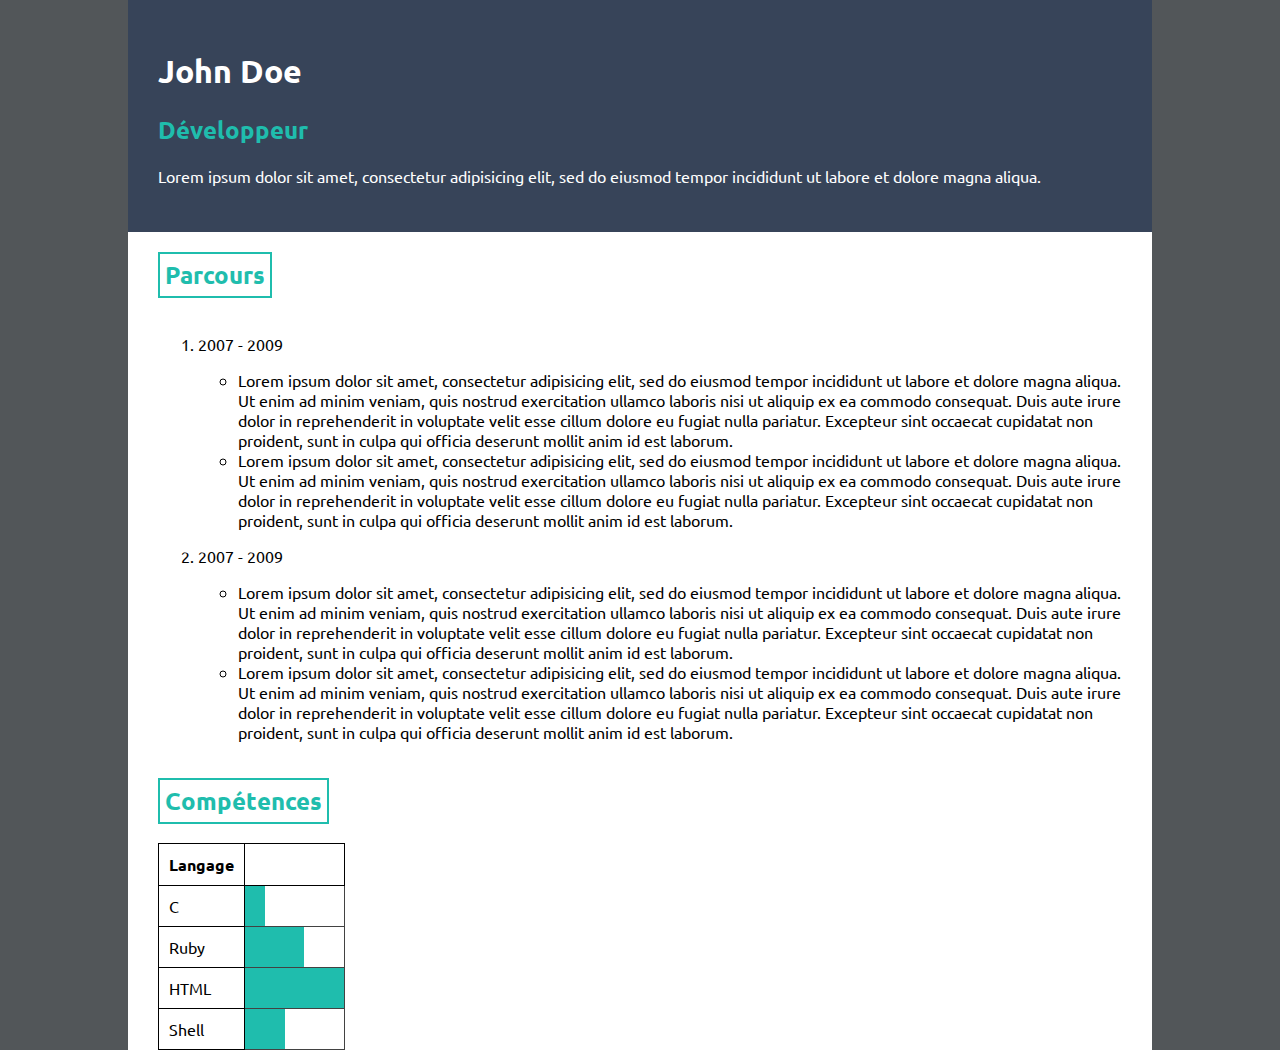
<file: d00/ex01/cv.html>
<!DOCTYPE html>
<html>
<head>
    <title>Curriculum vitae</title>
    <meta charset="utf-8">
    <link href="https://fonts.googleapis.com/css?family=Ubuntu" rel="stylesheet">
    <style>
    *
    {
        -webkit-box-sizing: border-box;
        -moz-box-sizing: border-box;
        box-sizing: border-box;
    }
    html, body {
        height: 100%;
    }
    body {
        margin: 0 10%;
        /*text-align: center;*/
        font-family: 'Ubuntu', sans-serif;
        background-color: #525659;
    }
    h2 {
        color: #1fbdad;
    }
    #cv {
        background-color: #fff;
        min-height: 100%;
    }
    #presentation {
        padding: 30px;
        background-color: #374459;
        color: #fff;
    }
    .bloc {
        padding: 0 30px;
    }
    .bloc h2 {
        color: #1fbdad;
        border: 2px solid #1fbdad;
        display: inline-block;
        padding: 5px;
    }
    th, td {
        border: 1px solid #000;
        padding: 10px;
    }
    .progress {
        width: 100px;
        position: relative;
    }
    .progress:after {
        content: '\A';
        position: absolute;
        background: #1fbdad;
        top: 0;
        bottom: 0;
        left: 0;
    }
    .one:after {
        width: 20%;
    }
    .two:after {
        width: 40%;
    }
    .three:after {
        width: 60%;
    }
    .four:after {
        width: 80%;
    }
    .five:after {
        width: 100%;
    }
    </style>
</head>
<body>

    <div id="cv">
        <div id="presentation">
            <h1>John Doe</h1>
            <h2>Développeur</h2>
            <p>Lorem ipsum dolor sit amet, consectetur adipisicing elit, sed do
                eiusmod tempor incididunt ut labore et dolore magna aliqua.</p>
        </div>

        <div id="parcours" class="bloc">
            <h2>Parcours</h2>
            <ol>
                <li>
                    <p>2007 - 2009</p>
                    <ul>
                        <li>Lorem ipsum dolor sit amet, consectetur adipisicing
                            elit, sed do eiusmod tempor incididunt ut labore et
                            dolore magna aliqua. Ut enim ad minim veniam, quis
                            nostrud exercitation ullamco laboris nisi ut aliquip
                             ex ea commodo consequat. Duis aute irure dolor in
                             reprehenderit in voluptate velit esse cillum dolore
                             eu fugiat nulla pariatur. Excepteur sint occaecat
                             cupidatat non proident, sunt in culpa qui officia
                             deserunt mollit anim id est laborum.</li>
                         <li>Lorem ipsum dolor sit amet, consectetur adipisicing
                             elit, sed do eiusmod tempor incididunt ut labore et
                             dolore magna aliqua. Ut enim ad minim veniam, quis
                             nostrud exercitation ullamco laboris nisi ut aliquip
                              ex ea commodo consequat. Duis aute irure dolor in
                              reprehenderit in voluptate velit esse cillum dolore
                              eu fugiat nulla pariatur. Excepteur sint occaecat
                              cupidatat non proident, sunt in culpa qui officia
                              deserunt mollit anim id est laborum.</li>
                    </ul>
                </li>
                <li>
                    <p>2007 - 2009</p>
                    <ul>
                        <li>Lorem ipsum dolor sit amet, consectetur adipisicing
                            elit, sed do eiusmod tempor incididunt ut labore et
                            dolore magna aliqua. Ut enim ad minim veniam, quis
                            nostrud exercitation ullamco laboris nisi ut aliquip
                             ex ea commodo consequat. Duis aute irure dolor in
                             reprehenderit in voluptate velit esse cillum dolore
                             eu fugiat nulla pariatur. Excepteur sint occaecat
                             cupidatat non proident, sunt in culpa qui officia
                             deserunt mollit anim id est laborum.</li>
                         <li>Lorem ipsum dolor sit amet, consectetur adipisicing
                             elit, sed do eiusmod tempor incididunt ut labore et
                             dolore magna aliqua. Ut enim ad minim veniam, quis
                             nostrud exercitation ullamco laboris nisi ut aliquip
                              ex ea commodo consequat. Duis aute irure dolor in
                              reprehenderit in voluptate velit esse cillum dolore
                              eu fugiat nulla pariatur. Excepteur sint occaecat
                              cupidatat non proident, sunt in culpa qui officia
                              deserunt mollit anim id est laborum.</li>
                    </ul>
                </li>
            </ol>
        </div>

        <div id="competences" class="bloc">
            <h2>Compétences</h2>
            <table style="border-collapse: collapse;">
                <tr>
                    <th>Langage</th>
                    <th></th>
                </tr>
                <tr>
                    <td>C</td>
                    <td class="one progress" style="border: 1px solid #424242;"></td>
                </tr>
                <tr>
                    <td>Ruby</td>
                    <td class="three progress" style="border: 1px solid #424242;"></td>
                </tr>
                <tr>
                    <td>HTML</td>
                    <td class="five progress" style="border: 1px solid #424242;"></td>
                </tr>
                <tr>
                    <td>Shell</td>
                    <td class="two progress" style="border: 1px solid #424242;"></td>
                </tr>
            </table>
        </div>
    </div>

</body>
</html>
</file>
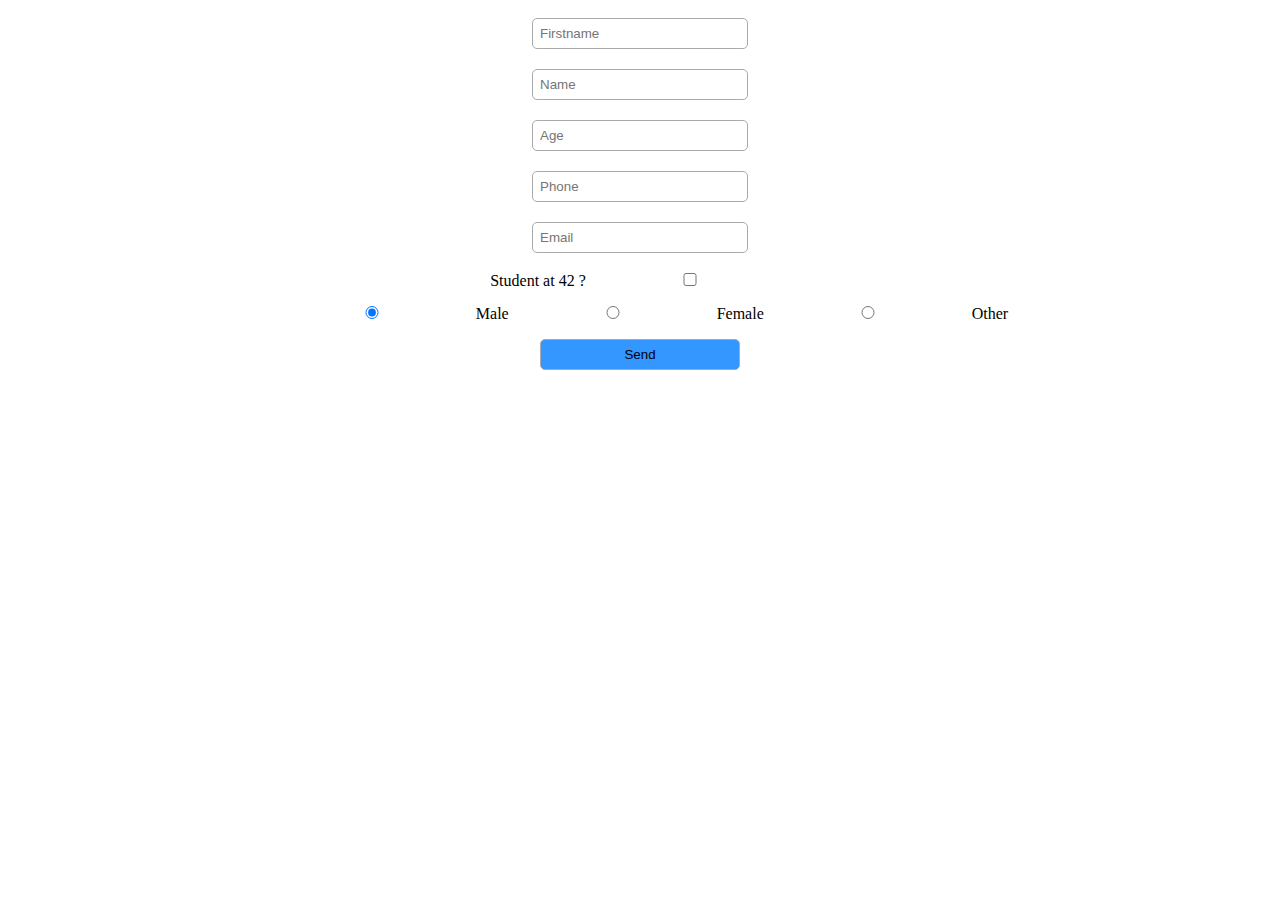
<file: d00/ex02/form.html>
<!DOCTYPE html>
<html>
    <head>
        <title>Form</title>
        <meta charset="utf-8">
        <script src="popup.js"></script>
        <style>
        form {
            text-align: center;
        }
        form input {
            /*display: block;*/
            margin: 10px auto;
            padding: 7px;
            border-radius: 5px;
            border: 1px solid #aaa;
            min-width: 200px;
        }
        input[type="submit"] {
            background-color: #3497ff;
        }
        </style>
    </head>
    <body>

        <form action="form.html" method="post">
            <input type="text" name="Firstname" placeholder="Firstname" id="firstname"><br>
            <input type="text" name="Name" placeholder="Name" id="name"><br>
            <input type="number" name="Age" placeholder="Age" id="age"><br>
            <input type="tel" name="Phone" placeholder="Phone" id="phone"><br>
            <input type="email" name="Email" placeholder="Email" id="email"><br>
             Student at 42 ? <input type="checkbox" name="Student_at_42" id="student"><br>
            <input type="radio" name="Gender" value="Male" id="gender_male" checked> Male
            <input type="radio" name="Gender" value="Female" id="gender_female"> Female
            <input type="radio" name="Gender" value="Other" id="gender_other"> Other<br>
            <input type="submit" value="Send" onclick="displayFormContents();">
        </form>

    </body>
</html>
</file>
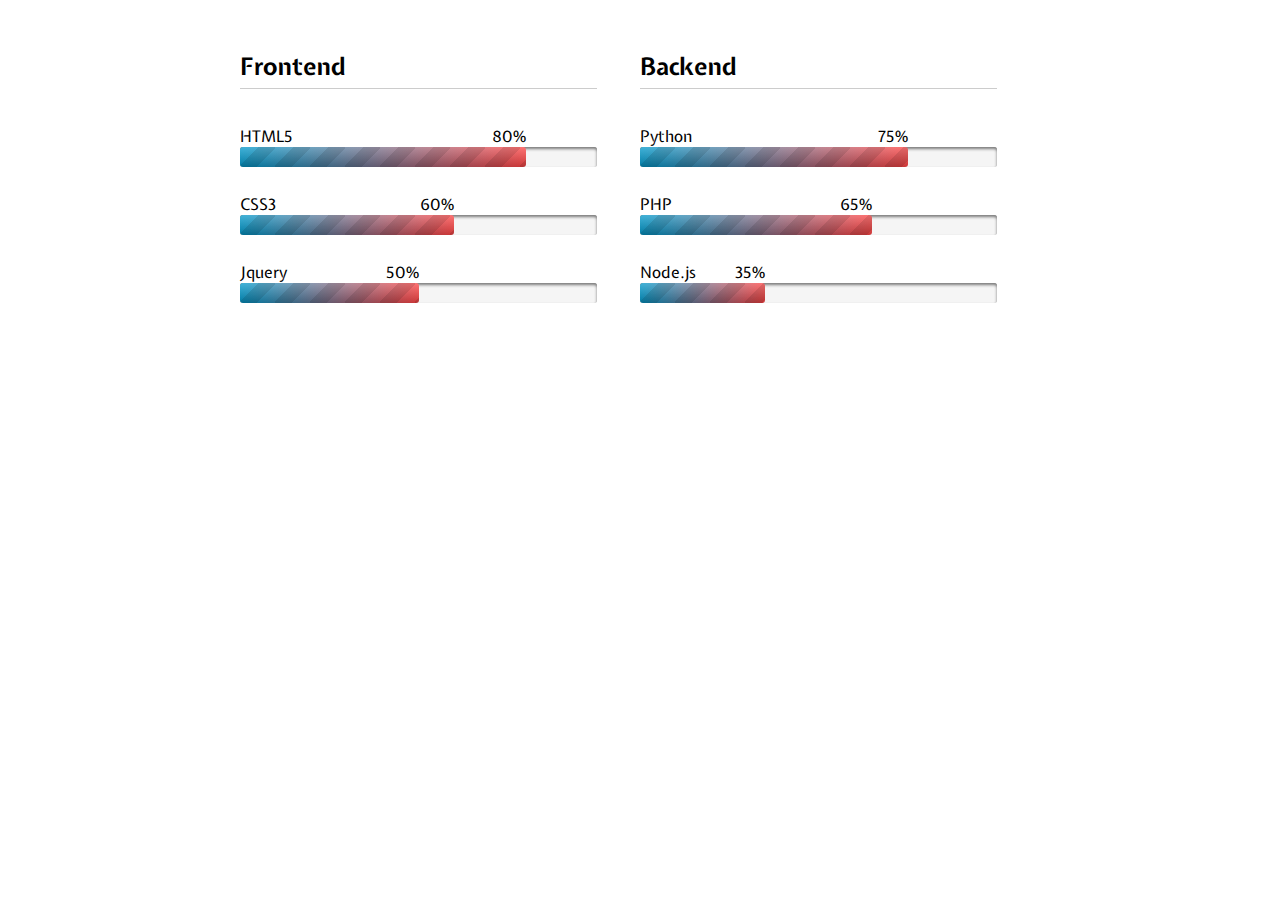
<file: d00/ex03/copy.html>
<!DOCTYPE html>
<html>
<head>
    <meta charset="utf-8">
    <link rel="stylesheet" href="style.css">
    <title>Copy</title>
</head>
<body>

    <ul>
        <li>
            <h2>Frontend</h2>
            <p data-value="80" style="width: 80%;">HTML5</p>
            <progress value="80" max="100" class="html5 progress-bar"></progress>
            <p data-value="60" style="width: 60%;">CSS3</p>
            <progress value="60" max="100" class="html5 progress-bar"></progress>
            <p data-value="50" style="width: 50%;">Jquery</p>
            <progress value="50" max="100" class="html5 progress-bar"></progress>
        </li>
        <li>
            <h2>Backend</h2>
            <p data-value="75" style="width: 75%;">Python</p>
            <progress value="75" max="100" class="html5 progress-bar"></progress>
            <p data-value="65" style="width: 65%;">PHP</p>
            <progress value="65" max="100" class="html5 progress-bar"></progress>
            <p data-value="35" style="width: 35%;">Node.js</p>
            <progress value="35" max="100" class="html5 progress-bar"></progress>
        </li>
    </ul>

</body>
</html>
</file>
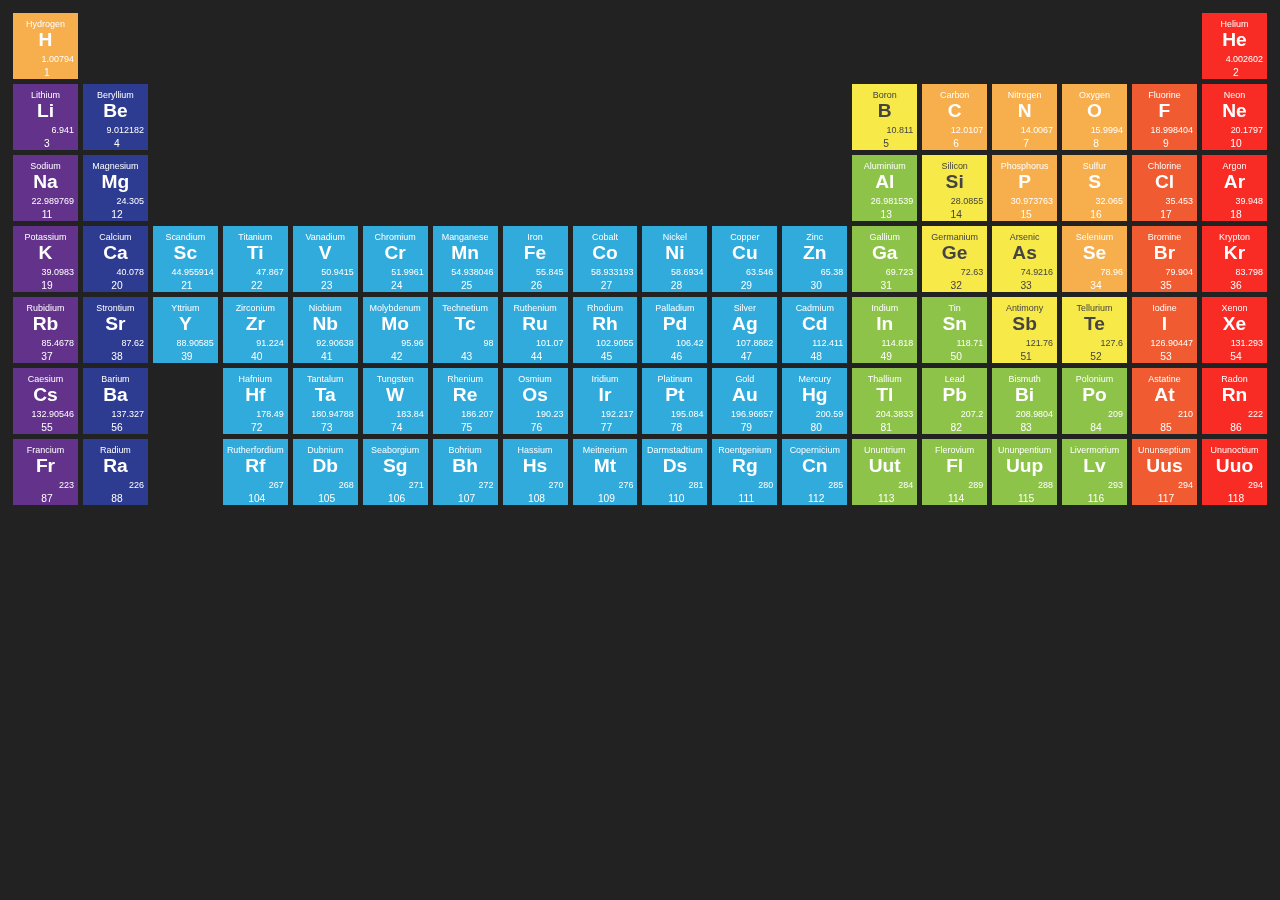
<file: d01/ex07/periodic_table.html>
<!DOCTYPE html>
<html>
<head>
<title>Periodic Table</title>
<meta charset="utf-8">
<link rel="stylesheet" type="text/css" href="periodic_table.css">
</head>
<body>
<div id="background"></div>
<table>
<tr>
<td class="l_orange">
	<h4 class="Name">Hydrogen</h4>
	<ul>
		<li class="Symbol">
			H
		</li>
		<li class="M">
			1.00794
		</li>
		<li class="Z">
			1
		</li>
	</ul>
</td>
<td class="void" colspan="16"></td>
<td class="red">
	<h4 class="Name">Helium</h4>
	<ul>
		<li class="Symbol">
			He
		</li>
		<li class="M">
			4.002602
		</li>
		<li class="Z">
			2
		</li>
	</ul>
</td>
</tr>
<tr>
<td class="purple">
	<h4 class="Name">Lithium</h4>
	<ul>
		<li class="Symbol">
			Li
		</li>
		<li class="M">
			6.941
		</li>
		<li class="Z">
			3
		</li>
	</ul>
</td>
<td class="blue">
	<h4 class="Name">Beryllium</h4>
	<ul>
		<li class="Symbol">
			Be
		</li>
		<li class="M">
			9.012182
		</li>
		<li class="Z">
			4
		</li>
	</ul>
</td>
<td class="void" colspan="10"></td>
<td class="yellow">
	<h4 class="Name">Boron</h4>
	<ul>
		<li class="Symbol">
			B
		</li>
		<li class="M">
			10.811
		</li>
		<li class="Z">
			5
		</li>
	</ul>
</td>
<td class="l_orange">
	<h4 class="Name">Carbon</h4>
	<ul>
		<li class="Symbol">
			C
		</li>
		<li class="M">
			12.0107
		</li>
		<li class="Z">
			6
		</li>
	</ul>
</td>
<td class="l_orange">
	<h4 class="Name">Nitrogen</h4>
	<ul>
		<li class="Symbol">
			N
		</li>
		<li class="M">
			14.0067
		</li>
		<li class="Z">
			7
		</li>
	</ul>
</td>
<td class="l_orange">
	<h4 class="Name">Oxygen</h4>
	<ul>
		<li class="Symbol">
			O
		</li>
		<li class="M">
			15.9994
		</li>
		<li class="Z">
			8
		</li>
	</ul>
</td>
<td class="orange">
	<h4 class="Name">Fluorine</h4>
	<ul>
		<li class="Symbol">
			F
		</li>
		<li class="M">
			18.998404
		</li>
		<li class="Z">
			9
		</li>
	</ul>
</td>
<td class="red">
	<h4 class="Name">Neon</h4>
	<ul>
		<li class="Symbol">
			Ne
		</li>
		<li class="M">
			20.1797
		</li>
		<li class="Z">
			10
		</li>
	</ul>
</td>
</tr>
<tr>
<td class="purple">
	<h4 class="Name">Sodium</h4>
	<ul>
		<li class="Symbol">
			Na
		</li>
		<li class="M">
			22.989769
		</li>
		<li class="Z">
			11
		</li>
	</ul>
</td>
<td class="blue">
	<h4 class="Name">Magnesium</h4>
	<ul>
		<li class="Symbol">
			Mg
		</li>
		<li class="M">
			24.305
		</li>
		<li class="Z">
			12
		</li>
	</ul>
</td>
<td class="void" colspan="10"></td>
<td class="green">
	<h4 class="Name">Aluminium</h4>
	<ul>
		<li class="Symbol">
			Al
		</li>
		<li class="M">
			26.981539
		</li>
		<li class="Z">
			13
		</li>
	</ul>
</td>
<td class="yellow">
	<h4 class="Name">Silicon</h4>
	<ul>
		<li class="Symbol">
			Si
		</li>
		<li class="M">
			28.0855
		</li>
		<li class="Z">
			14
		</li>
	</ul>
</td>
<td class="l_orange">
	<h4 class="Name">Phosphorus</h4>
	<ul>
		<li class="Symbol">
			P
		</li>
		<li class="M">
			30.973763
		</li>
		<li class="Z">
			15
		</li>
	</ul>
</td>
<td class="l_orange">
	<h4 class="Name">Sulfur</h4>
	<ul>
		<li class="Symbol">
			S
		</li>
		<li class="M">
			32.065
		</li>
		<li class="Z">
			16
		</li>
	</ul>
</td>
<td class="orange">
	<h4 class="Name">Chlorine</h4>
	<ul>
		<li class="Symbol">
			Cl
		</li>
		<li class="M">
			35.453
		</li>
		<li class="Z">
			17
		</li>
	</ul>
</td>
<td class="red">
	<h4 class="Name">Argon</h4>
	<ul>
		<li class="Symbol">
			Ar
		</li>
		<li class="M">
			39.948
		</li>
		<li class="Z">
			18
		</li>
	</ul>
</td>
</tr>
<tr>
<td class="purple">
	<h4 class="Name">Potassium</h4>
	<ul>
		<li class="Symbol">
			K
		</li>
		<li class="M">
			39.0983
		</li>
		<li class="Z">
			19
		</li>
	</ul>
</td>
<td class="blue">
	<h4 class="Name">Calcium</h4>
	<ul>
		<li class="Symbol">
			Ca
		</li>
		<li class="M">
			40.078
		</li>
		<li class="Z">
			20
		</li>
	</ul>
</td>
<td class="l_blue">
	<h4 class="Name">Scandium</h4>
	<ul>
		<li class="Symbol">
			Sc
		</li>
		<li class="M">
			44.955914
		</li>
		<li class="Z">
			21
		</li>
	</ul>
</td>
<td class="l_blue">
	<h4 class="Name">Titanium</h4>
	<ul>
		<li class="Symbol">
			Ti
		</li>
		<li class="M">
			47.867
		</li>
		<li class="Z">
			22
		</li>
	</ul>
</td>
<td class="l_blue">
	<h4 class="Name">Vanadium</h4>
	<ul>
		<li class="Symbol">
			V
		</li>
		<li class="M">
			50.9415
		</li>
		<li class="Z">
			23
		</li>
	</ul>
</td>
<td class="l_blue">
	<h4 class="Name">Chromium</h4>
	<ul>
		<li class="Symbol">
			Cr
		</li>
		<li class="M">
			51.9961
		</li>
		<li class="Z">
			24
		</li>
	</ul>
</td>
<td class="l_blue">
	<h4 class="Name">Manganese</h4>
	<ul>
		<li class="Symbol">
			Mn
		</li>
		<li class="M">
			54.938046
		</li>
		<li class="Z">
			25
		</li>
	</ul>
</td>
<td class="l_blue">
	<h4 class="Name">Iron</h4>
	<ul>
		<li class="Symbol">
			Fe
		</li>
		<li class="M">
			55.845
		</li>
		<li class="Z">
			26
		</li>
	</ul>
</td>
<td class="l_blue">
	<h4 class="Name">Cobalt</h4>
	<ul>
		<li class="Symbol">
			Co
		</li>
		<li class="M">
			58.933193
		</li>
		<li class="Z">
			27
		</li>
	</ul>
</td>
<td class="l_blue">
	<h4 class="Name">Nickel</h4>
	<ul>
		<li class="Symbol">
			Ni
		</li>
		<li class="M">
			58.6934
		</li>
		<li class="Z">
			28
		</li>
	</ul>
</td>
<td class="l_blue">
	<h4 class="Name">Copper</h4>
	<ul>
		<li class="Symbol">
			Cu
		</li>
		<li class="M">
			63.546
		</li>
		<li class="Z">
			29
		</li>
	</ul>
</td>
<td class="l_blue">
	<h4 class="Name">Zinc</h4>
	<ul>
		<li class="Symbol">
			Zn
		</li>
		<li class="M">
			65.38
		</li>
		<li class="Z">
			30
		</li>
	</ul>
</td>
<td class="green">
	<h4 class="Name">Gallium</h4>
	<ul>
		<li class="Symbol">
			Ga
		</li>
		<li class="M">
			69.723
		</li>
		<li class="Z">
			31
		</li>
	</ul>
</td>
<td class="yellow">
	<h4 class="Name">Germanium</h4>
	<ul>
		<li class="Symbol">
			Ge
		</li>
		<li class="M">
			72.63
		</li>
		<li class="Z">
			32
		</li>
	</ul>
</td>
<td class="yellow">
	<h4 class="Name">Arsenic</h4>
	<ul>
		<li class="Symbol">
			As
		</li>
		<li class="M">
			74.9216
		</li>
		<li class="Z">
			33
		</li>
	</ul>
</td>
<td class="l_orange">
	<h4 class="Name">Selenium</h4>
	<ul>
		<li class="Symbol">
			Se
		</li>
		<li class="M">
			78.96
		</li>
		<li class="Z">
			34
		</li>
	</ul>
</td>
<td class="orange">
	<h4 class="Name">Bromine</h4>
	<ul>
		<li class="Symbol">
			Br
		</li>
		<li class="M">
			79.904
		</li>
		<li class="Z">
			35
		</li>
	</ul>
</td>
<td class="red">
	<h4 class="Name">Krypton</h4>
	<ul>
		<li class="Symbol">
			Kr
		</li>
		<li class="M">
			83.798
		</li>
		<li class="Z">
			36
		</li>
	</ul>
</td>
</tr>
<tr>
<td class="purple">
	<h4 class="Name">Rubidium</h4>
	<ul>
		<li class="Symbol">
			Rb
		</li>
		<li class="M">
			85.4678
		</li>
		<li class="Z">
			37
		</li>
	</ul>
</td>
<td class="blue">
	<h4 class="Name">Strontium</h4>
	<ul>
		<li class="Symbol">
			Sr
		</li>
		<li class="M">
			87.62
		</li>
		<li class="Z">
			38
		</li>
	</ul>
</td>
<td class="l_blue">
	<h4 class="Name">Yttrium</h4>
	<ul>
		<li class="Symbol">
			Y
		</li>
		<li class="M">
			88.90585
		</li>
		<li class="Z">
			39
		</li>
	</ul>
</td>
<td class="l_blue">
	<h4 class="Name">Zirconium</h4>
	<ul>
		<li class="Symbol">
			Zr
		</li>
		<li class="M">
			91.224
		</li>
		<li class="Z">
			40
		</li>
	</ul>
</td>
<td class="l_blue">
	<h4 class="Name">Niobium</h4>
	<ul>
		<li class="Symbol">
			Nb
		</li>
		<li class="M">
			92.90638
		</li>
		<li class="Z">
			41
		</li>
	</ul>
</td>
<td class="l_blue">
	<h4 class="Name">Molybdenum</h4>
	<ul>
		<li class="Symbol">
			Mo
		</li>
		<li class="M">
			95.96
		</li>
		<li class="Z">
			42
		</li>
	</ul>
</td>
<td class="l_blue">
	<h4 class="Name">Technetium</h4>
	<ul>
		<li class="Symbol">
			Tc
		</li>
		<li class="M">
			98
		</li>
		<li class="Z">
			43
		</li>
	</ul>
</td>
<td class="l_blue">
	<h4 class="Name">Ruthenium</h4>
	<ul>
		<li class="Symbol">
			Ru
		</li>
		<li class="M">
			101.07
		</li>
		<li class="Z">
			44
		</li>
	</ul>
</td>
<td class="l_blue">
	<h4 class="Name">Rhodium</h4>
	<ul>
		<li class="Symbol">
			Rh
		</li>
		<li class="M">
			102.9055
		</li>
		<li class="Z">
			45
		</li>
	</ul>
</td>
<td class="l_blue">
	<h4 class="Name">Palladium</h4>
	<ul>
		<li class="Symbol">
			Pd
		</li>
		<li class="M">
			106.42
		</li>
		<li class="Z">
			46
		</li>
	</ul>
</td>
<td class="l_blue">
	<h4 class="Name">Silver</h4>
	<ul>
		<li class="Symbol">
			Ag
		</li>
		<li class="M">
			107.8682
		</li>
		<li class="Z">
			47
		</li>
	</ul>
</td>
<td class="l_blue">
	<h4 class="Name">Cadmium</h4>
	<ul>
		<li class="Symbol">
			Cd
		</li>
		<li class="M">
			112.411
		</li>
		<li class="Z">
			48
		</li>
	</ul>
</td>
<td class="green">
	<h4 class="Name">Indium</h4>
	<ul>
		<li class="Symbol">
			In
		</li>
		<li class="M">
			114.818
		</li>
		<li class="Z">
			49
		</li>
	</ul>
</td>
<td class="green">
	<h4 class="Name">Tin</h4>
	<ul>
		<li class="Symbol">
			Sn
		</li>
		<li class="M">
			118.71
		</li>
		<li class="Z">
			50
		</li>
	</ul>
</td>
<td class="yellow">
	<h4 class="Name">Antimony</h4>
	<ul>
		<li class="Symbol">
			Sb
		</li>
		<li class="M">
			121.76
		</li>
		<li class="Z">
			51
		</li>
	</ul>
</td>
<td class="yellow">
	<h4 class="Name">Tellurium</h4>
	<ul>
		<li class="Symbol">
			Te
		</li>
		<li class="M">
			127.6
		</li>
		<li class="Z">
			52
		</li>
	</ul>
</td>
<td class="orange">
	<h4 class="Name">Iodine</h4>
	<ul>
		<li class="Symbol">
			I
		</li>
		<li class="M">
			126.90447
		</li>
		<li class="Z">
			53
		</li>
	</ul>
</td>
<td class="red">
	<h4 class="Name">Xenon</h4>
	<ul>
		<li class="Symbol">
			Xe
		</li>
		<li class="M">
			131.293
		</li>
		<li class="Z">
			54
		</li>
	</ul>
</td>
</tr>
<tr>
<td class="purple">
	<h4 class="Name">Caesium</h4>
	<ul>
		<li class="Symbol">
			Cs
		</li>
		<li class="M">
			132.90546
		</li>
		<li class="Z">
			55
		</li>
	</ul>
</td>
<td class="blue">
	<h4 class="Name">Barium</h4>
	<ul>
		<li class="Symbol">
			Ba
		</li>
		<li class="M">
			137.327
		</li>
		<li class="Z">
			56
		</li>
	</ul>
</td>
<td class="void" colspan="1"></td>
<td class="l_blue">
	<h4 class="Name">Hafnium</h4>
	<ul>
		<li class="Symbol">
			Hf
		</li>
		<li class="M">
			178.49
		</li>
		<li class="Z">
			72
		</li>
	</ul>
</td>
<td class="l_blue">
	<h4 class="Name">Tantalum</h4>
	<ul>
		<li class="Symbol">
			Ta
		</li>
		<li class="M">
			180.94788
		</li>
		<li class="Z">
			73
		</li>
	</ul>
</td>
<td class="l_blue">
	<h4 class="Name">Tungsten</h4>
	<ul>
		<li class="Symbol">
			W
		</li>
		<li class="M">
			183.84
		</li>
		<li class="Z">
			74
		</li>
	</ul>
</td>
<td class="l_blue">
	<h4 class="Name">Rhenium</h4>
	<ul>
		<li class="Symbol">
			Re
		</li>
		<li class="M">
			186.207
		</li>
		<li class="Z">
			75
		</li>
	</ul>
</td>
<td class="l_blue">
	<h4 class="Name">Osmium</h4>
	<ul>
		<li class="Symbol">
			Os
		</li>
		<li class="M">
			190.23
		</li>
		<li class="Z">
			76
		</li>
	</ul>
</td>
<td class="l_blue">
	<h4 class="Name">Iridium</h4>
	<ul>
		<li class="Symbol">
			Ir
		</li>
		<li class="M">
			192.217
		</li>
		<li class="Z">
			77
		</li>
	</ul>
</td>
<td class="l_blue">
	<h4 class="Name">Platinum</h4>
	<ul>
		<li class="Symbol">
			Pt
		</li>
		<li class="M">
			195.084
		</li>
		<li class="Z">
			78
		</li>
	</ul>
</td>
<td class="l_blue">
	<h4 class="Name">Gold</h4>
	<ul>
		<li class="Symbol">
			Au
		</li>
		<li class="M">
			196.96657
		</li>
		<li class="Z">
			79
		</li>
	</ul>
</td>
<td class="l_blue">
	<h4 class="Name">Mercury</h4>
	<ul>
		<li class="Symbol">
			Hg
		</li>
		<li class="M">
			200.59
		</li>
		<li class="Z">
			80
		</li>
	</ul>
</td>
<td class="green">
	<h4 class="Name">Thallium</h4>
	<ul>
		<li class="Symbol">
			Tl
		</li>
		<li class="M">
			204.3833
		</li>
		<li class="Z">
			81
		</li>
	</ul>
</td>
<td class="green">
	<h4 class="Name">Lead</h4>
	<ul>
		<li class="Symbol">
			Pb
		</li>
		<li class="M">
			207.2
		</li>
		<li class="Z">
			82
		</li>
	</ul>
</td>
<td class="green">
	<h4 class="Name">Bismuth</h4>
	<ul>
		<li class="Symbol">
			Bi
		</li>
		<li class="M">
			208.9804
		</li>
		<li class="Z">
			83
		</li>
	</ul>
</td>
<td class="green">
	<h4 class="Name">Polonium</h4>
	<ul>
		<li class="Symbol">
			Po
		</li>
		<li class="M">
			209
		</li>
		<li class="Z">
			84
		</li>
	</ul>
</td>
<td class="orange">
	<h4 class="Name">Astatine</h4>
	<ul>
		<li class="Symbol">
			At
		</li>
		<li class="M">
			210
		</li>
		<li class="Z">
			85
		</li>
	</ul>
</td>
<td class="red">
	<h4 class="Name">Radon</h4>
	<ul>
		<li class="Symbol">
			Rn
		</li>
		<li class="M">
			222
		</li>
		<li class="Z">
			86
		</li>
	</ul>
</td>
</tr>
<tr>
<td class="purple">
	<h4 class="Name">Francium</h4>
	<ul>
		<li class="Symbol">
			Fr
		</li>
		<li class="M">
			223
		</li>
		<li class="Z">
			87
		</li>
	</ul>
</td>
<td class="blue">
	<h4 class="Name">Radium</h4>
	<ul>
		<li class="Symbol">
			Ra
		</li>
		<li class="M">
			226
		</li>
		<li class="Z">
			88
		</li>
	</ul>
</td>
<td class="void" colspan="1"></td>
<td class="l_blue">
	<h4 class="Name">Rutherfordium</h4>
	<ul>
		<li class="Symbol">
			Rf
		</li>
		<li class="M">
			267
		</li>
		<li class="Z">
			104
		</li>
	</ul>
</td>
<td class="l_blue">
	<h4 class="Name">Dubnium</h4>
	<ul>
		<li class="Symbol">
			Db
		</li>
		<li class="M">
			268
		</li>
		<li class="Z">
			105
		</li>
	</ul>
</td>
<td class="l_blue">
	<h4 class="Name">Seaborgium</h4>
	<ul>
		<li class="Symbol">
			Sg
		</li>
		<li class="M">
			271
		</li>
		<li class="Z">
			106
		</li>
	</ul>
</td>
<td class="l_blue">
	<h4 class="Name">Bohrium</h4>
	<ul>
		<li class="Symbol">
			Bh
		</li>
		<li class="M">
			272
		</li>
		<li class="Z">
			107
		</li>
	</ul>
</td>
<td class="l_blue">
	<h4 class="Name">Hassium</h4>
	<ul>
		<li class="Symbol">
			Hs
		</li>
		<li class="M">
			270
		</li>
		<li class="Z">
			108
		</li>
	</ul>
</td>
<td class="l_blue">
	<h4 class="Name">Meitnerium</h4>
	<ul>
		<li class="Symbol">
			Mt
		</li>
		<li class="M">
			276
		</li>
		<li class="Z">
			109
		</li>
	</ul>
</td>
<td class="l_blue">
	<h4 class="Name">Darmstadtium</h4>
	<ul>
		<li class="Symbol">
			Ds
		</li>
		<li class="M">
			281
		</li>
		<li class="Z">
			110
		</li>
	</ul>
</td>
<td class="l_blue">
	<h4 class="Name">Roentgenium</h4>
	<ul>
		<li class="Symbol">
			Rg
		</li>
		<li class="M">
			280
		</li>
		<li class="Z">
			111
		</li>
	</ul>
</td>
<td class="l_blue">
	<h4 class="Name">Copernicium</h4>
	<ul>
		<li class="Symbol">
			Cn
		</li>
		<li class="M">
			285
		</li>
		<li class="Z">
			112
		</li>
	</ul>
</td>
<td class="green">
	<h4 class="Name">Ununtrium</h4>
	<ul>
		<li class="Symbol">
			Uut
		</li>
		<li class="M">
			284
		</li>
		<li class="Z">
			113
		</li>
	</ul>
</td>
<td class="green">
	<h4 class="Name">Flerovium</h4>
	<ul>
		<li class="Symbol">
			Fl
		</li>
		<li class="M">
			289
		</li>
		<li class="Z">
			114
		</li>
	</ul>
</td>
<td class="green">
	<h4 class="Name">Ununpentium</h4>
	<ul>
		<li class="Symbol">
			Uup
		</li>
		<li class="M">
			288
		</li>
		<li class="Z">
			115
		</li>
	</ul>
</td>
<td class="green">
	<h4 class="Name">Livermorium</h4>
	<ul>
		<li class="Symbol">
			Lv
		</li>
		<li class="M">
			293
		</li>
		<li class="Z">
			116
		</li>
	</ul>
</td>
<td class="orange">
	<h4 class="Name">Ununseptium</h4>
	<ul>
		<li class="Symbol">
			Uus
		</li>
		<li class="M">
			294
		</li>
		<li class="Z">
			117
		</li>
	</ul>
</td>
<td class="red">
	<h4 class="Name">Ununoctium</h4>
	<ul>
		<li class="Symbol">
			Uuo
		</li>
		<li class="M">
			294
		</li>
		<li class="Z">
			118
		</li>
	</ul>
</td>
</tr>
</table>
</body>
</html>
</file>
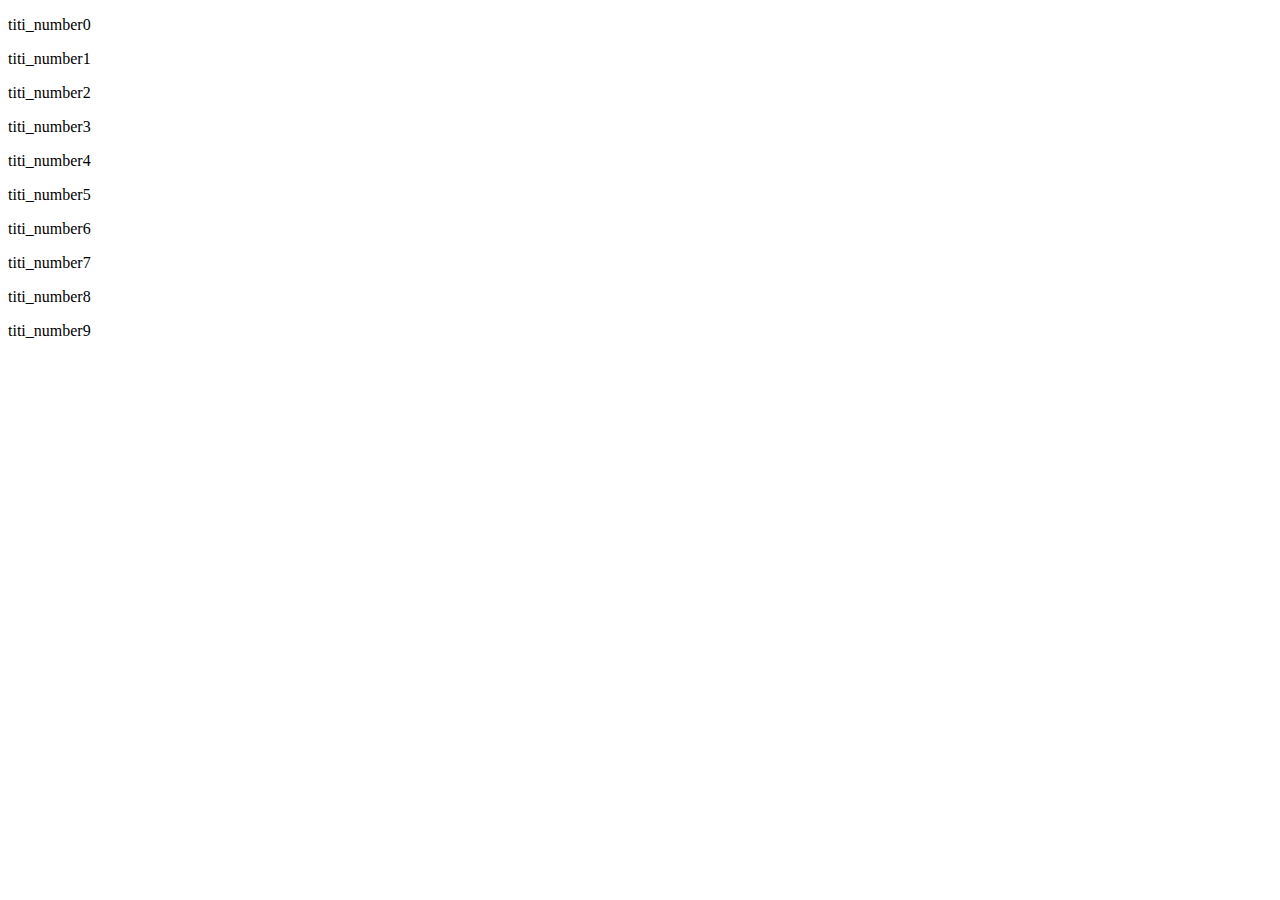
<file: d02/ex00/test.html>
<!DOCTYPE html>
<html>
<head>
<title>test</title>
</head>
<body>
  <p>titi_number0</p>
  <p>titi_number1</p>
  <p>titi_number2</p>
  <p>titi_number3</p>
  <p>titi_number4</p>
  <p>titi_number5</p>
  <p>titi_number6</p>
  <p>titi_number7</p>
  <p>titi_number8</p>
  <p>titi_number9</p>
</body>
</file>
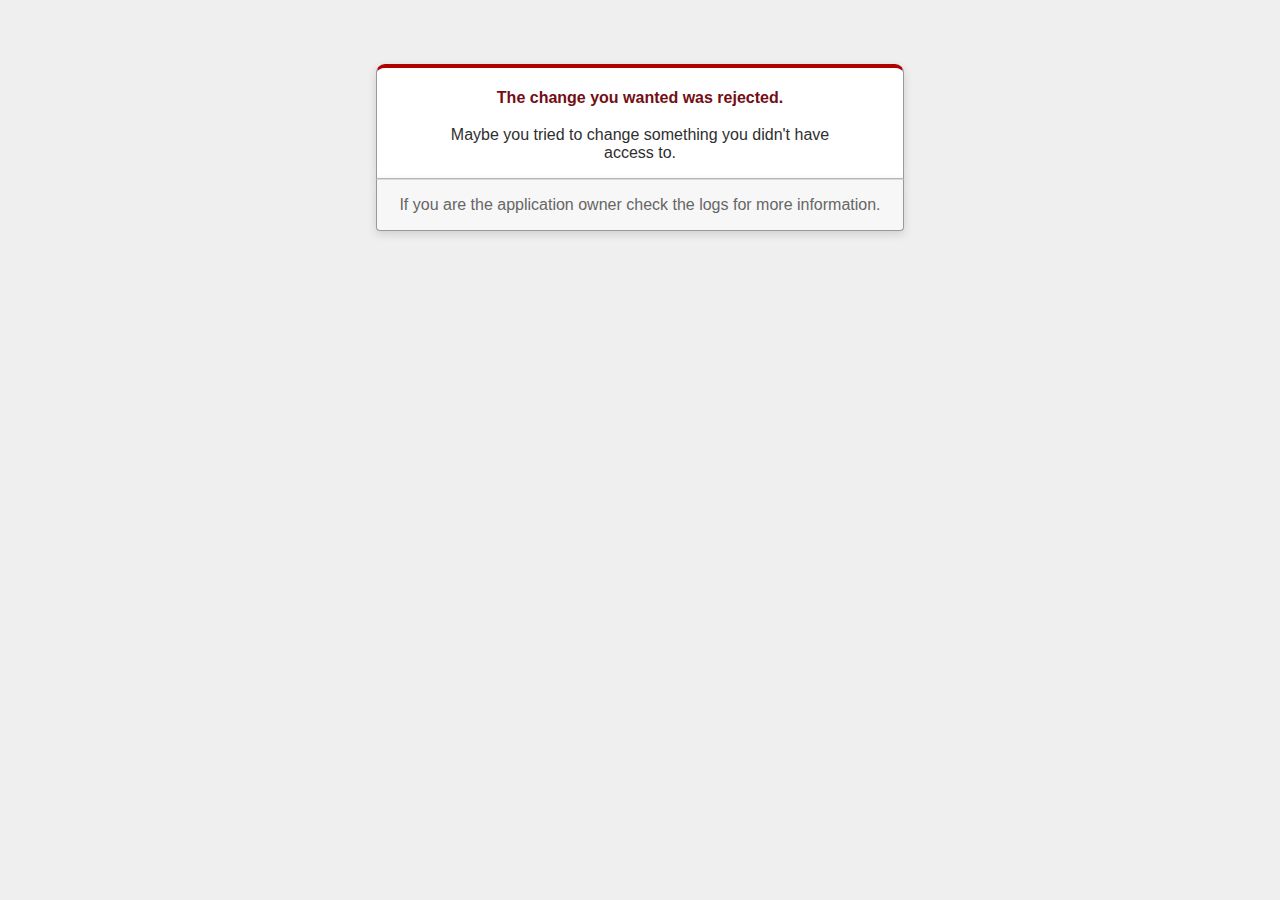
<file: Resources/d05/Seek_well/public/422.html>
<!DOCTYPE html>
<html>
<head>
  <title>The change you wanted was rejected (422)</title>
  <meta name="viewport" content="width=device-width,initial-scale=1">
  <style>
  body {
    background-color: #EFEFEF;
    color: #2E2F30;
    text-align: center;
    font-family: arial, sans-serif;
    margin: 0;
  }

  div.dialog {
    width: 95%;
    max-width: 33em;
    margin: 4em auto 0;
  }

  div.dialog > div {
    border: 1px solid #CCC;
    border-right-color: #999;
    border-left-color: #999;
    border-bottom-color: #BBB;
    border-top: #B00100 solid 4px;
    border-top-left-radius: 9px;
    border-top-right-radius: 9px;
    background-color: white;
    padding: 7px 12% 0;
    box-shadow: 0 3px 8px rgba(50, 50, 50, 0.17);
  }

  h1 {
    font-size: 100%;
    color: #730E15;
    line-height: 1.5em;
  }

  div.dialog > p {
    margin: 0 0 1em;
    padding: 1em;
    background-color: #F7F7F7;
    border: 1px solid #CCC;
    border-right-color: #999;
    border-left-color: #999;
    border-bottom-color: #999;
    border-bottom-left-radius: 4px;
    border-bottom-right-radius: 4px;
    border-top-color: #DADADA;
    color: #666;
    box-shadow: 0 3px 8px rgba(50, 50, 50, 0.17);
  }
  </style>
</head>

<body>
  <!-- This file lives in public/422.html -->
  <div class="dialog">
    <div>
      <h1>The change you wanted was rejected.</h1>
      <p>Maybe you tried to change something you didn't have access to.</p>
    </div>
    <p>If you are the application owner check the logs for more information.</p>
  </div>
</body>
</html>
</file>
<file: d01/ex07/periodic_table.css>
body {
	font-family: sans-serif;
	background-color: #222;
	color: #fff;
}
table
{
	width: 100%;
	margin: auto;
	border-spacing: 5px;
}
td 
{
	width: 5.555555%;
	border: none;
}
td.void
{
	background-color: inherit;
}
tr.void
{
	height: 20px;
}
ul
{
	list-style: none;
	margin: 0;
	padding: 0;
}
.M
{
	font-size: 0.7vw;
	text-align: right;
	margin-right: 3px;
	margin-top: 3px;
}
.Symbol
{
	font-size:1.5vw;
	text-align: center;
	font-weight: bold;
}
.Name
{
	font-size: 0.7vw;
	text-align: center;
}
.Z
{
	font-size: 0.8vw;
	text-align: center;
	margin-top: 3px;
	margin-left: 3px;
}
.e
{
	font-size: 0.6vw;
	margin-top: 3px;
	margin-left: 3px;
}
h1
{
	text-align: center;
}
h4
{
	margin: 5px auto auto;
	font-weight: normal;
}
h3
{
	text-align: center;
	margin: 2% auto;
}
p
{
	text-align: center;
	width: 60%;
	margin: 2% auto;
}
img
{
	width: 20%;
	margin: 2% auto;
	display: block;
}
.l_orange {
	background-color: #F7AE4C;
}
.red {
	background-color: #F82C24;
}
.purple {
	background-color: #63328B;
}
.blue {
	background-color: #2D3B90;
}
.yellow {
	background-color: #F7E947;
	color: #444;
}
.orange {
	background-color: #F15B31;
}
.green {
	background-color: #8CC348;
}
.l_blue {
	background-color: #31AADC;
}
#background {
	position: fixed;
	top: 0;
	left: 0;
	z-index: -42;
	width: 100%;
	height: 100%;
	background: url('https://www.walldevil.com/wallpapers/a66/perforated-fabric-texture.jpg');
	background-size: cover;
	background-repeat: no-repeat;
	background-position: center;
}
</file>
<file: d00/ex03/style.css>
@import url(http://fonts.googleapis.com/css?family=Expletus+Sans);

/* Basic resets */

* {
	margin:0; padding:0;
	box-sizing: border-box;
}

body {
margin: 50px auto 0;
max-width: 800px;

font-family: "Expletus Sans", sans-serif;
}

li {

	width: 50%;
	float: left;
	list-style-type: none;

	padding-right: 5.3333333%;
}

li:nth-child(even) { margin-bottom: 5em;}

h2 {
	margin: 0 0 1.5em;
	border-bottom: 1px solid #ccc;

	padding: 0 0 .25em;
}

/* Styling an indeterminate progress bar */

progress:not(value) {
	/* Add your styles here. As part of this walkthrough we will focus only on determinate progress bars. */
}

/* Styling the determinate progress element */

progress[value] {
	/* Get rid of the default appearance */
	appearance: none;

	/* This unfortunately leaves a trail of border behind in Firefox and Opera. We can remove that by setting the border to none. */
	border: none;

	/* Add dimensions */
	width: 100%; height: 20px;

	/* Although firefox doesn't provide any additional pseudo class to style the progress element container, any style applied here works on the container. */
	  background-color: whiteSmoke;
	  border-radius: 3px;
	  box-shadow: 0 2px 3px rgba(0,0,0,.5) inset;

	/* Of all IE, only IE10 supports progress element that too partially. It only allows to change the background-color of the progress value using the 'color' attribute. */
	color: royalblue;

	position: relative;
	margin: 0 0 1.5em;
}

/*
Webkit browsers provide two pseudo classes that can be use to style HTML5 progress element.
-webkit-progress-bar -> To style the progress element container
-webkit-progress-value -> To style the progress element value.
*/

progress[value]::-webkit-progress-bar {
	background-color: whiteSmoke;
	border-radius: 3px;
	box-shadow: 0 2px 3px rgba(0,0,0,.5) inset;
}

progress[value]::-webkit-progress-value {
	position: relative;

	background-size: 35px 20px, 100% 100%, 100% 100%;
	border-radius:3px;

	/* Let's animate this */
	animation: animate-stripes 5s linear infinite;
}

@keyframes animate-stripes { 100% { background-position: -100px 0; } }

/* Let's spice up things little bit by using pseudo elements. */

progress[value]::-webkit-progress-value:after {
	/* Only webkit/blink browsers understand pseudo elements on pseudo classes. A rare phenomenon! */
	content: '';
	position: absolute;

	width:5px; height:5px;
	top:7px; right:7px;

	background-color: white;
	border-radius: 100%;
}

/* Firefox provides a single pseudo class to style the progress element value and not for container. -moz-progress-bar */

progress[value]::-moz-progress-bar {
	/* Gradient background with Stripes */
	background-image:
	-moz-linear-gradient( 135deg,
													 transparent,
													 transparent 33%,
													 rgba(0,0,0,.1) 33%,
													 rgba(0,0,0,.1) 66%,
													 transparent 66%),
    -moz-linear-gradient( top,
														rgba(255, 255, 255, .25),
														rgba(0,0,0,.2)),
     -moz-linear-gradient( left, #09c, #f44);

	background-size: 35px 20px, 100% 100%, 100% 100%;
	border-radius:3px;

	/* Firefox doesn't support CSS3 keyframe animations on progress element. Hence, we did not include animate-stripes in this code block */
}

/* Fallback technique styles */
.progress-bar {
	background-color: whiteSmoke;
	border-radius: 3px;
	box-shadow: 0 2px 3px rgba(0,0,0,.5) inset;

	/* Dimensions should be similar to the parent progress element. */
	width: 100%; height:20px;
}

.progress-bar span {
	background-color: royalblue;
	border-radius: 3px;

	display: block;
	text-indent: -9999px;
}

p[data-value] {

  position: relative;
}

/* The percentage will automatically fall in place as soon as we make the width fluid. Now making widths fluid. */

p[data-value]:after {
	content: attr(data-value) '%';
	position: absolute; right:0;
}





.html5::-webkit-progress-value,
.python::-webkit-progress-value  {
	/* Gradient background with Stripes */
	background-image:
	-webkit-linear-gradient( 135deg,
													 transparent,
													 transparent 33%,
													 rgba(0,0,0,.1) 33%,
													 rgba(0,0,0,.1) 66%,
													 transparent 66%),
    -webkit-linear-gradient( top,
														rgba(255, 255, 255, .25),
														rgba(0,0,0,.2)),
     -webkit-linear-gradient( left, #09c, #f44);
}

.css3::-webkit-progress-value,
.php::-webkit-progress-value
{
	/* Gradient background with Stripes */
	background-image:
	-webkit-linear-gradient( 135deg,
													 transparent,
													 transparent 33%,
													 rgba(0,0,0,.1) 33%,
													 rgba(0,0,0,.1) 66%,
													 transparent 66%),
    -webkit-linear-gradient( top,
														rgba(255, 255, 255, .25),
														rgba(0,0,0,.2)),
     -webkit-linear-gradient( left, #09c, #ff0);
}

.jquery::-webkit-progress-value,
.node-js::-webkit-progress-value
{
	/* Gradient background with Stripes */
	background-image:
	-webkit-linear-gradient( 135deg,
													 transparent,
													 transparent 33%,
													 rgba(0,0,0,.1) 33%,
													 rgba(0,0,0,.1) 66%,
													 transparent 66%),
    -webkit-linear-gradient( top,
														rgba(255, 255, 255, .25),
														rgba(0,0,0,.2)),
     -webkit-linear-gradient( left, #09c, #690);
}

/* Similarly, for Mozillaa. Unfortunately combining the styles for different browsers will break every other browser. Hence, we need a separate block. */

.html5::-moz-progress-bar,
.php::-moz-progress-bar {
	/* Gradient background with Stripes */
	background-image:
	-moz-linear-gradient( 135deg,
													 transparent,
													 transparent 33%,
													 rgba(0,0,0,.1) 33%,
													 rgba(0,0,0,.1) 66%,
													 transparent 66%),
    -moz-linear-gradient( top,
														rgba(255, 255, 255, .25),
														rgba(0,0,0,.2)),
     -moz-linear-gradient( left, #09c, #f44);
}

.css3::-moz-progress-bar,
.php::-moz-progress-bar {
{
	/* Gradient background with Stripes */
	background-image:
	-moz-linear-gradient( 135deg,
													 transparent,
													 transparent 33%,
													 rgba(0,0,0,.1) 33%,
													 rgba(0,0,0,.1) 66%,
													 transparent 66%),
    -moz-linear-gradient( top,
														rgba(255, 255, 255, .25),
														rgba(0,0,0,.2)),
     -moz-linear-gradient( left, #09c, #ff0);
}

.jquery::-moz-progress-bar,
.node-js::-moz-progress-bar {
	/* Gradient background with Stripes */
	background-image:
	-moz-linear-gradient( 135deg,
													 transparent,
													 transparent 33%,
													 rgba(0,0,0,.1) 33%,
													 rgba(0,0,0,.1) 66%,
													 transparent 66%),
    -moz-linear-gradient( top,
														rgba(255, 255, 255, .25),
														rgba(0,0,0,.2)),
     -moz-linear-gradient( left, #09c, #690);
}

/* Now we are good to duplicate html code for other skills and then add the css code for the new skill based on data-skill */


/* THE END */
</file>
